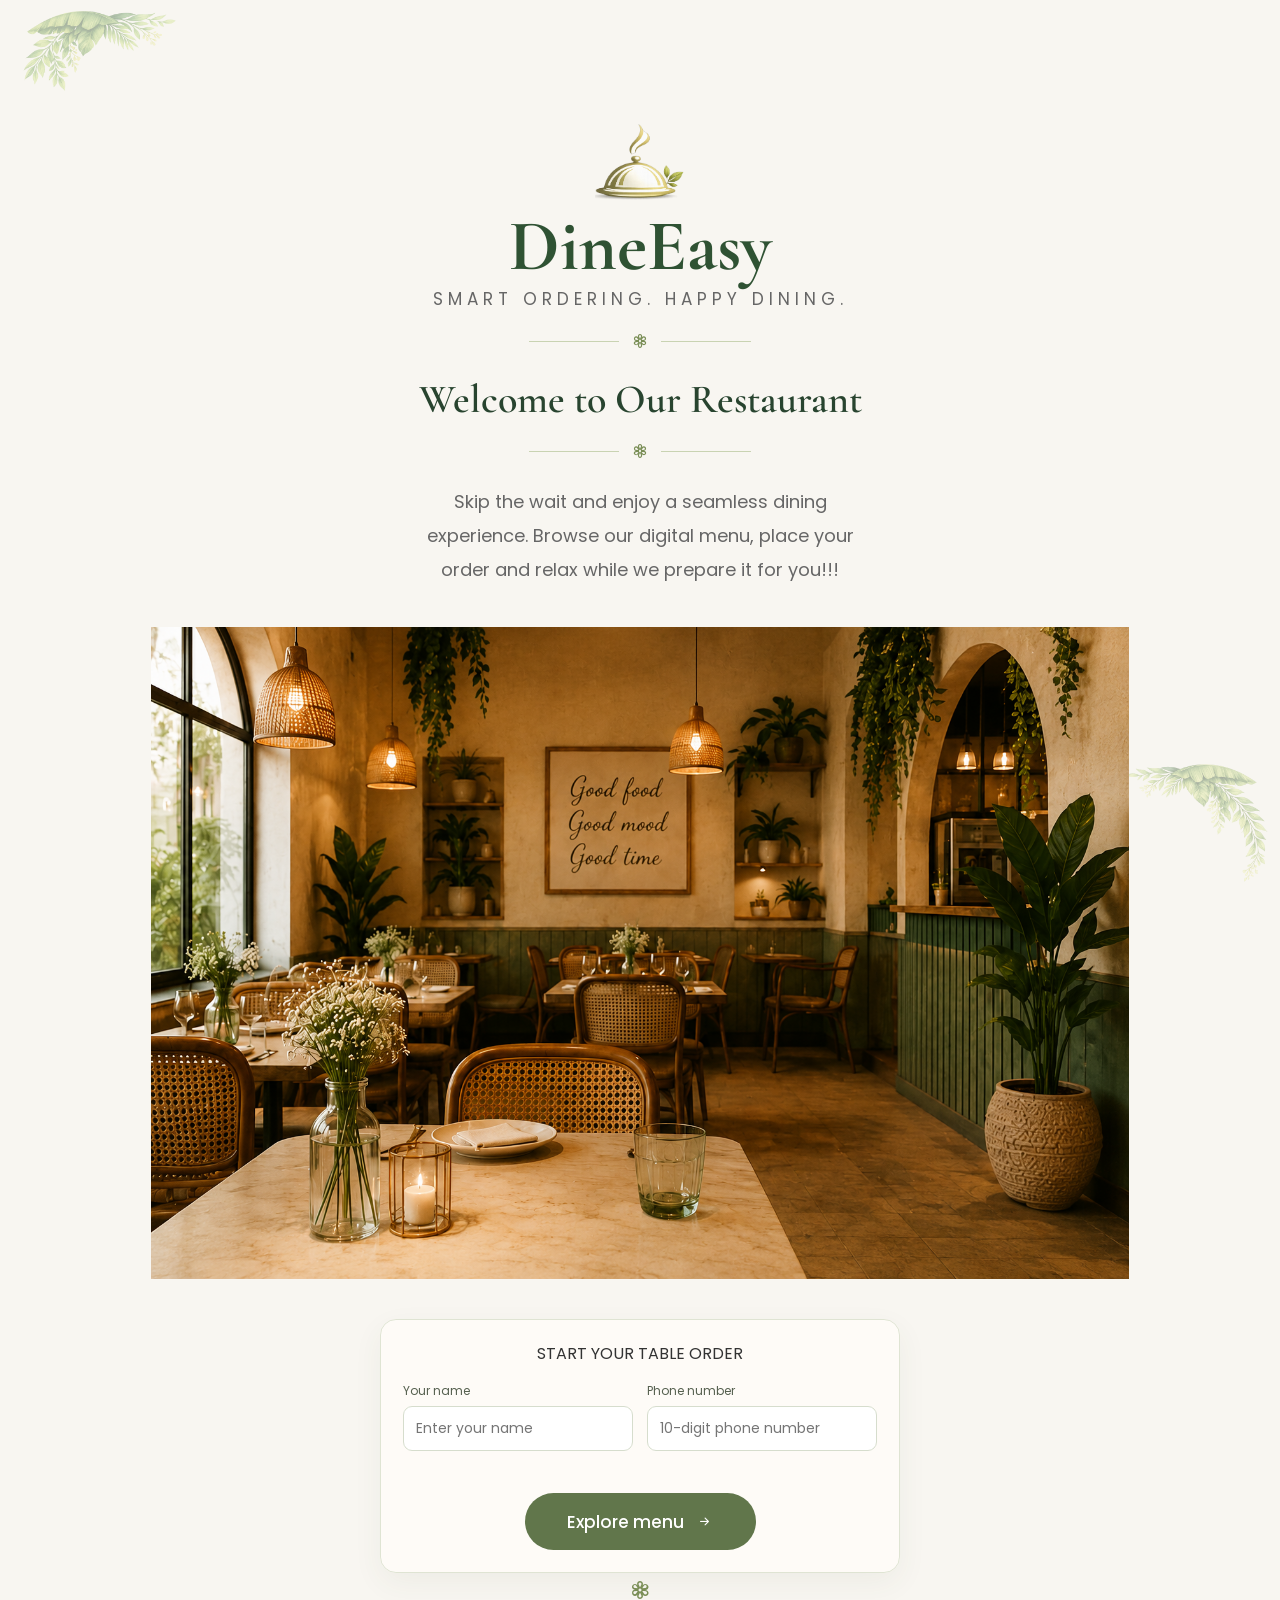
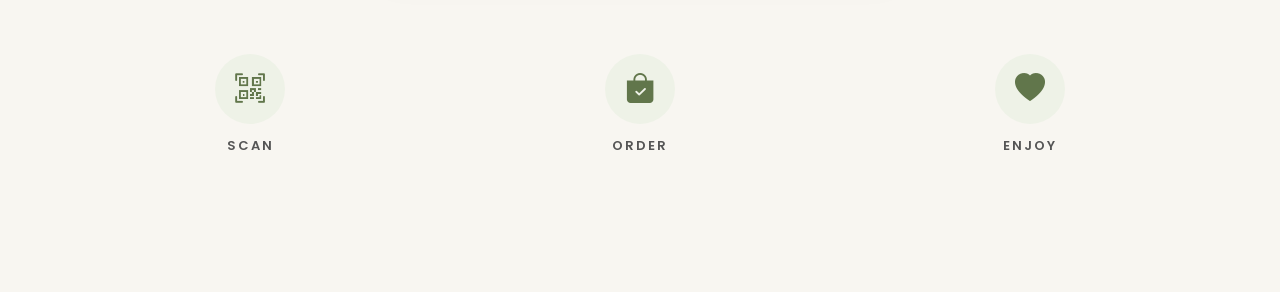
<file: DINE EASY/index.html>
<!DOCTYPE html>
<html lang="en">

<head>
    <meta charset="UTF-8">
    <meta name="viewport" content="width=device-width, initial-scale=1.0">

    <title>DineEasy | Smart Ordering</title>

    <!-- Bootstrap -->
    <link href="https://cdn.jsdelivr.net/npm/bootstrap@5.3.3/dist/css/bootstrap.min.css" rel="stylesheet">

    <!-- Bootstrap Icons -->
    <link rel="stylesheet"
        href="https://cdn.jsdelivr.net/npm/bootstrap-icons@1.11.3/font/bootstrap-icons.min.css">

    <!-- Google Fonts -->
    <link
        href="https://fonts.googleapis.com/css2?family=Cormorant+Garamond:wght@500;600;700&family=Poppins:wght@300;400;500&display=swap"
        rel="stylesheet">

    <!-- CSS -->
    <link rel="stylesheet" href="CSS/style.css">

</head>

<body>

    <!-- Decorative Leaves -->

    <img src="Images/leaf-top.png" class="leaf-top" alt="">
    <img src="Images/leaf-bottom.png" class="leaf-bottom" alt="">


    <section class="welcome-section">

                    <div class="welcome-card">

                        <!-- Premium Header -->

                        <div class="text-center">

                            <img src="Images/brand-logo.png"
                            alt="DineEasy Logo"
                            class="brand-logo">

                            <h1 class="brand">

                                DineEasy

                            </h1>

                            <p class="tagline">

                                SMART ORDERING. HAPPY DINING.

                            </p>

                            <div class="leaf-divider">

                                <span></span>

                                <i class="bi bi-flower3"></i>

                                <span></span>

                            </div>

                        </div>

                        <!-- Heading -->

                        <h2 class="text-center">

                            Welcome to Our Restaurant

                        </h2>

                        <div class="leaf-divider">

                            <span></span>

                            <i class="bi bi-flower3"></i>

                            <span></span>

                        </div>

                        <!-- Description -->

                        <p class="description text-center">

                            Skip the wait and enjoy a seamless dining experience.
                            Browse our digital menu, place your order 
                            and relax while we prepare it for you!!!

                        </p>

                        <!-- Restaurant Image -->

                        <div class="image-wrapper">

                            <img src="Images/restaurant.png"
                                class="img-fluid restaurant-img"
                                alt="Restaurant">

                        </div>

                        <form id="guestForm" class="guest-form" novalidate>
                            <p class="eyebrow">START YOUR TABLE ORDER</p>
                            <div><label for="guestName">Your name</label><input id="guestName" required autocomplete="name" placeholder="Enter your name"></div>
                            <div><label for="guestPhone">Phone number</label><input id="guestPhone" required inputmode="numeric" pattern="[0-9]{10}" maxlength="10" placeholder="10-digit phone number"></div>
                            <p id="guestError" class="guest-error" aria-live="polite"></p>
                            <button type="submit" class="start-btn">Explore menu <i class="bi bi-arrow-right-short"></i></button>
                        </form>

                                                <!-- Small Decorative Leaf -->

                        <div class="small-leaf">
                            <i class="bi bi-flower3"></i>
                        </div>

                        <!-- Button -->


                        <!-- Scan Order Enjoy -->

                        <div class="steps">

                            <div class="step">

                                <div class="step-icon">

                                    <i class="bi bi-qr-code-scan"></i>

                                </div>

                                <p>SCAN</p>


                            </div> <div class="step">

                                <div class="step-icon">

                                    <i class="bi bi-bag-check-fill"></i>

                                </div>

                                <p>ORDER</p>

                            </div>

                            <div class="step">

                                <div class="step-icon">

                                    <i class="bi bi-heart-fill"></i>

                                </div>

                                <p>ENJOY</p>

                            </div>

                        </div>

                    </div>

                </div>

            </div>

        </div>

    </section>

    <!-- Bootstrap JS -->

    <script src="https://cdn.jsdelivr.net/npm/bootstrap@5.3.3/dist/js/bootstrap.bundle.min.js"></script>

    <!-- JavaScript -->

    <script src="JS/script.js"></script>

</body>

</html>
</file>
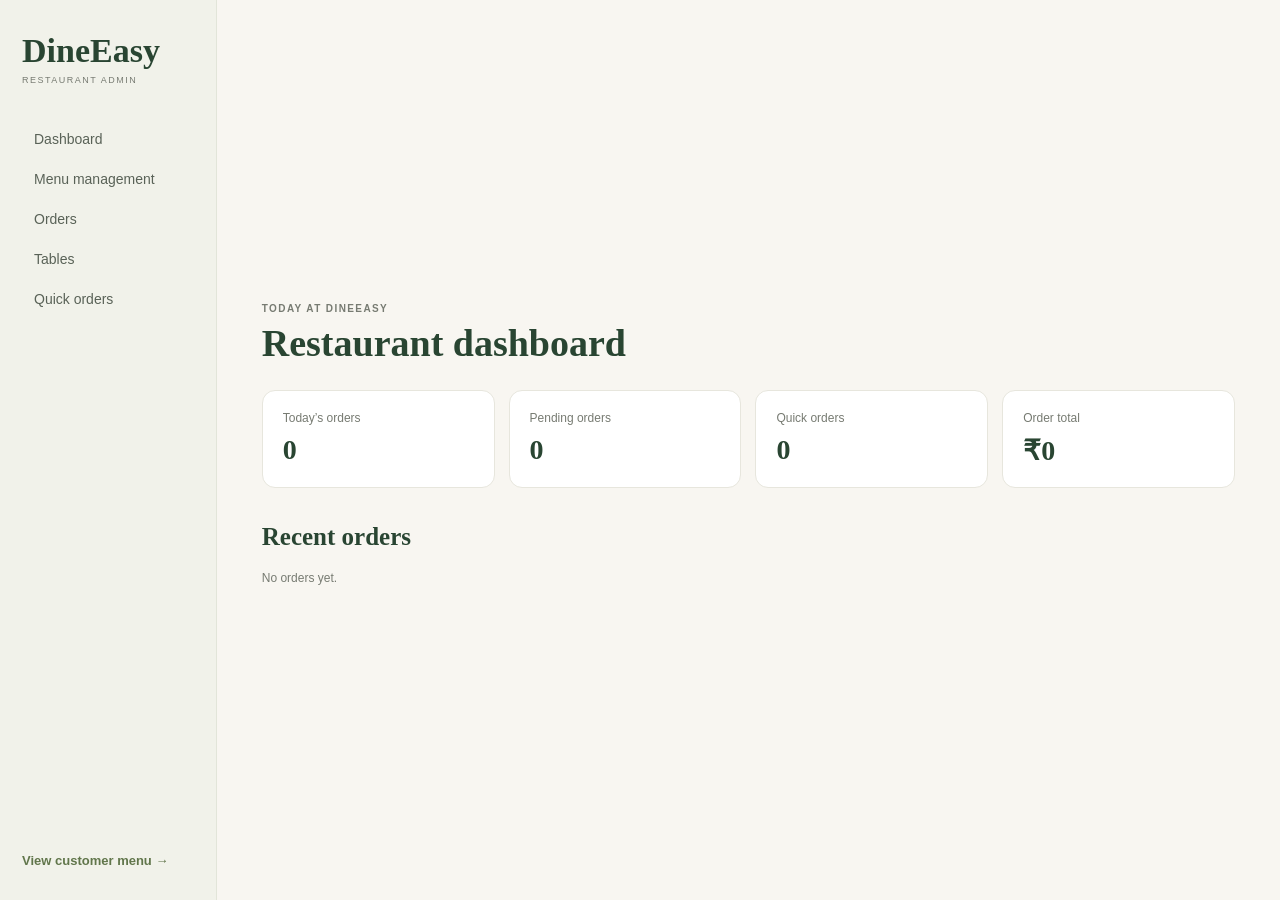
<file: DINE EASY/Admin.html>
<!doctype html>
<html lang="en">
  <head>
    <meta charset="utf-8" />
    <meta name="viewport" content="width=device-width,initial-scale=1" />
    <title>DineEasy | Admin</title>
    <link rel="stylesheet" href="CSS/order.css" />
  </head>
  <body>
    <div id="adminApp"></div>
    <script src="JS/order.js"></script>
  </body>
</html>
</file>
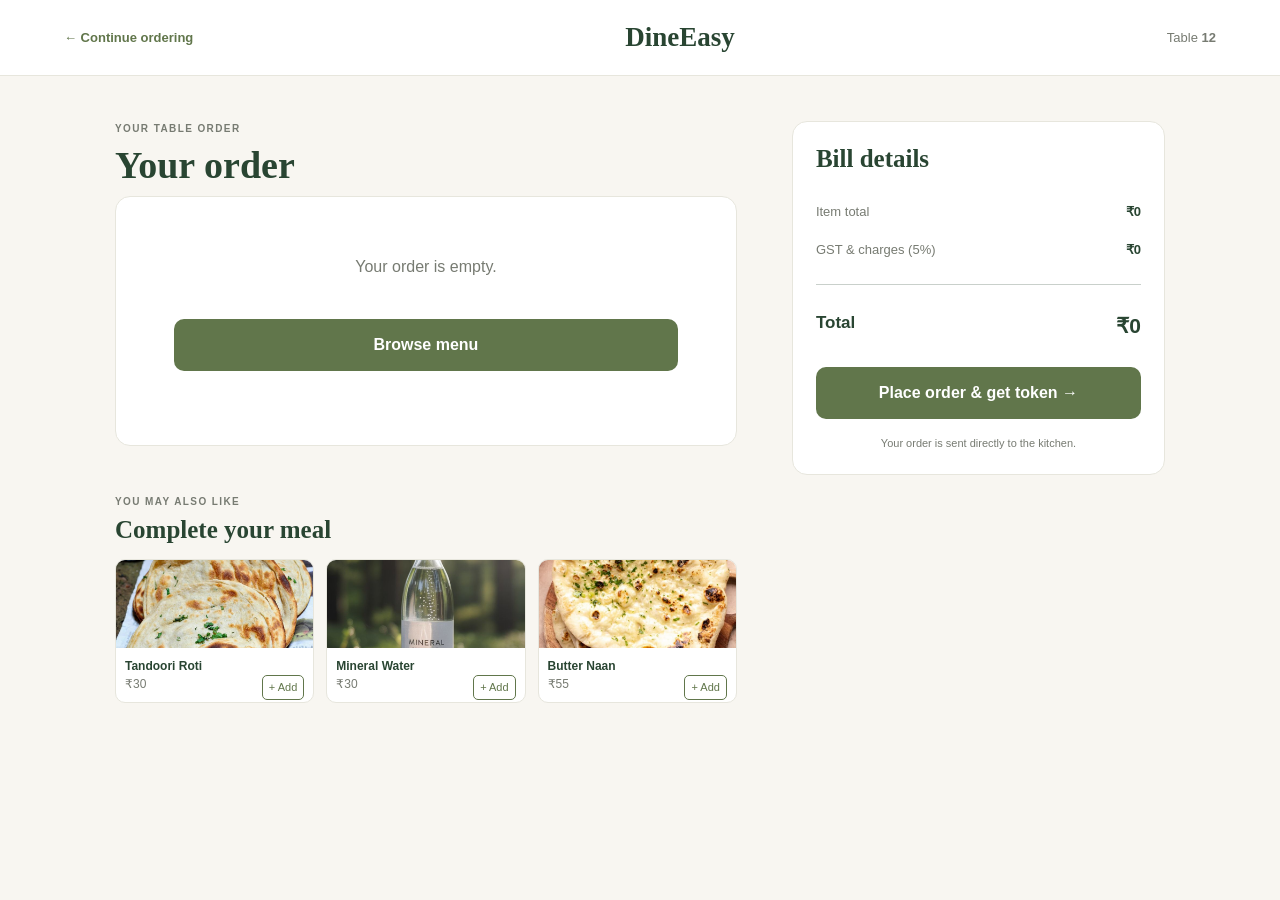
<file: DINE EASY/Cart.html>
<!doctype html>
<html lang="en">
  <head>
    <meta charset="utf-8" />
    <meta name="viewport" content="width=device-width,initial-scale=1" />
    <title>DineEasy | My Order</title>
    <link
      href="https://cdn.jsdelivr.net/npm/bootstrap@5.3.3/dist/css/bootstrap.min.css"
      rel="stylesheet"
    />
    <link
      rel="stylesheet"
      href="https://cdn.jsdelivr.net/npm/bootstrap-icons@1.11.3/font/bootstrap-icons.min.css"
    />
    <link rel="stylesheet" href="CSS/order.css" />
  </head>
  <body>
    <header class="simple-header">
      <a href="Menu.html">← Continue ordering</a><b>DineEasy</b
      ><span>Table <strong id="table">12</strong></span>
    </header>
    <main class="order-wrap">
      <div>
        <p class="eyebrow">YOUR TABLE ORDER</p>
        <h1>Your order</h1>
        <div id="cartList" class="order-surface"></div>
        <section>
          <p class="eyebrow mt-5">YOU MAY ALSO LIKE</p>
          <h2>Complete your meal</h2>
          <div id="recommendations" class="recommend-grid"></div>
        </section>
      </div>
      <aside class="bill">
        <h3>Bill details</h3>
        <div><span>Item total</span><b id="sub">₹0</b></div>
        <div><span>GST & charges (5%)</span><b id="tax">₹0</b></div>
        <hr />
        <strong><span>Total</span><b id="total">₹0</b></strong
        ><button id="placeOrder" class="pay-btn">
          Place order & get token →</button
        ><small>Your order is sent directly to the kitchen.</small>
      </aside>
    </main>
    <script src="JS/order.js"></script>
    <script src="JS/order-session.js"></script>
  </body>
</html>
</file>
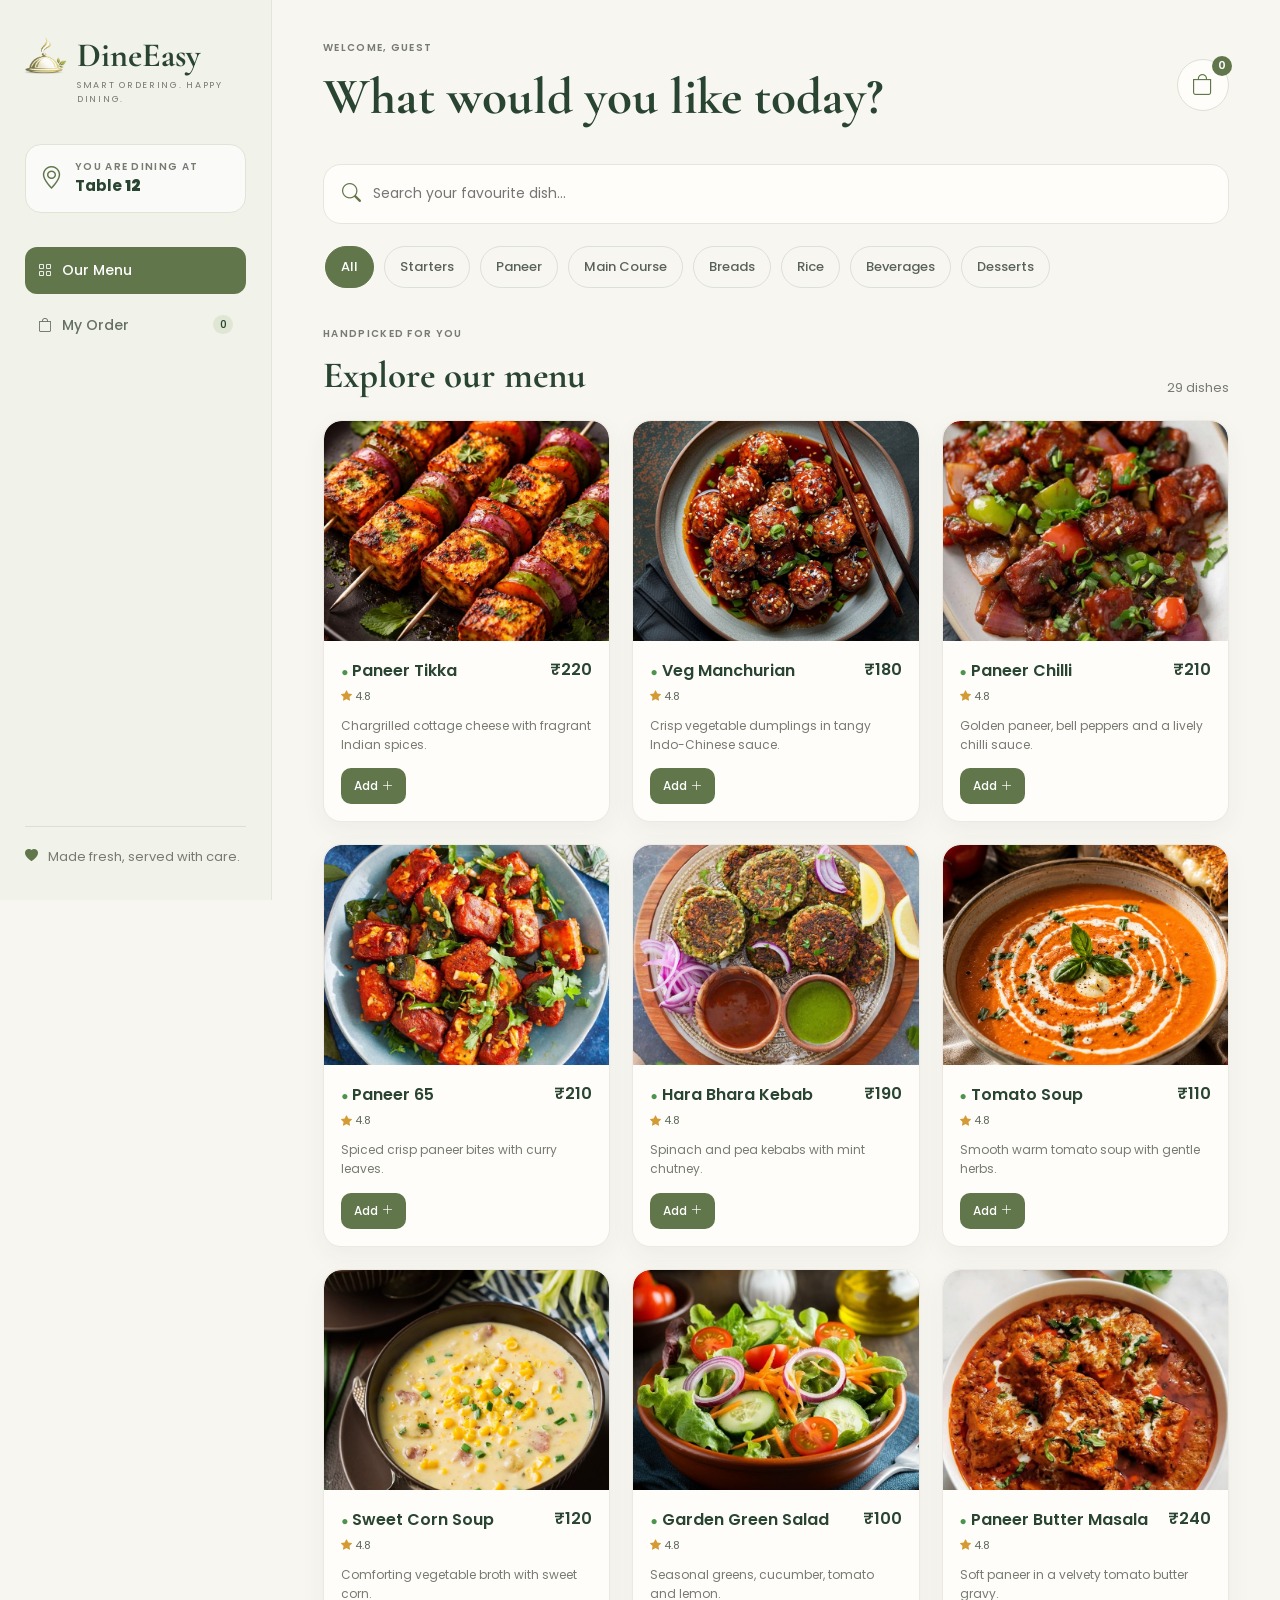
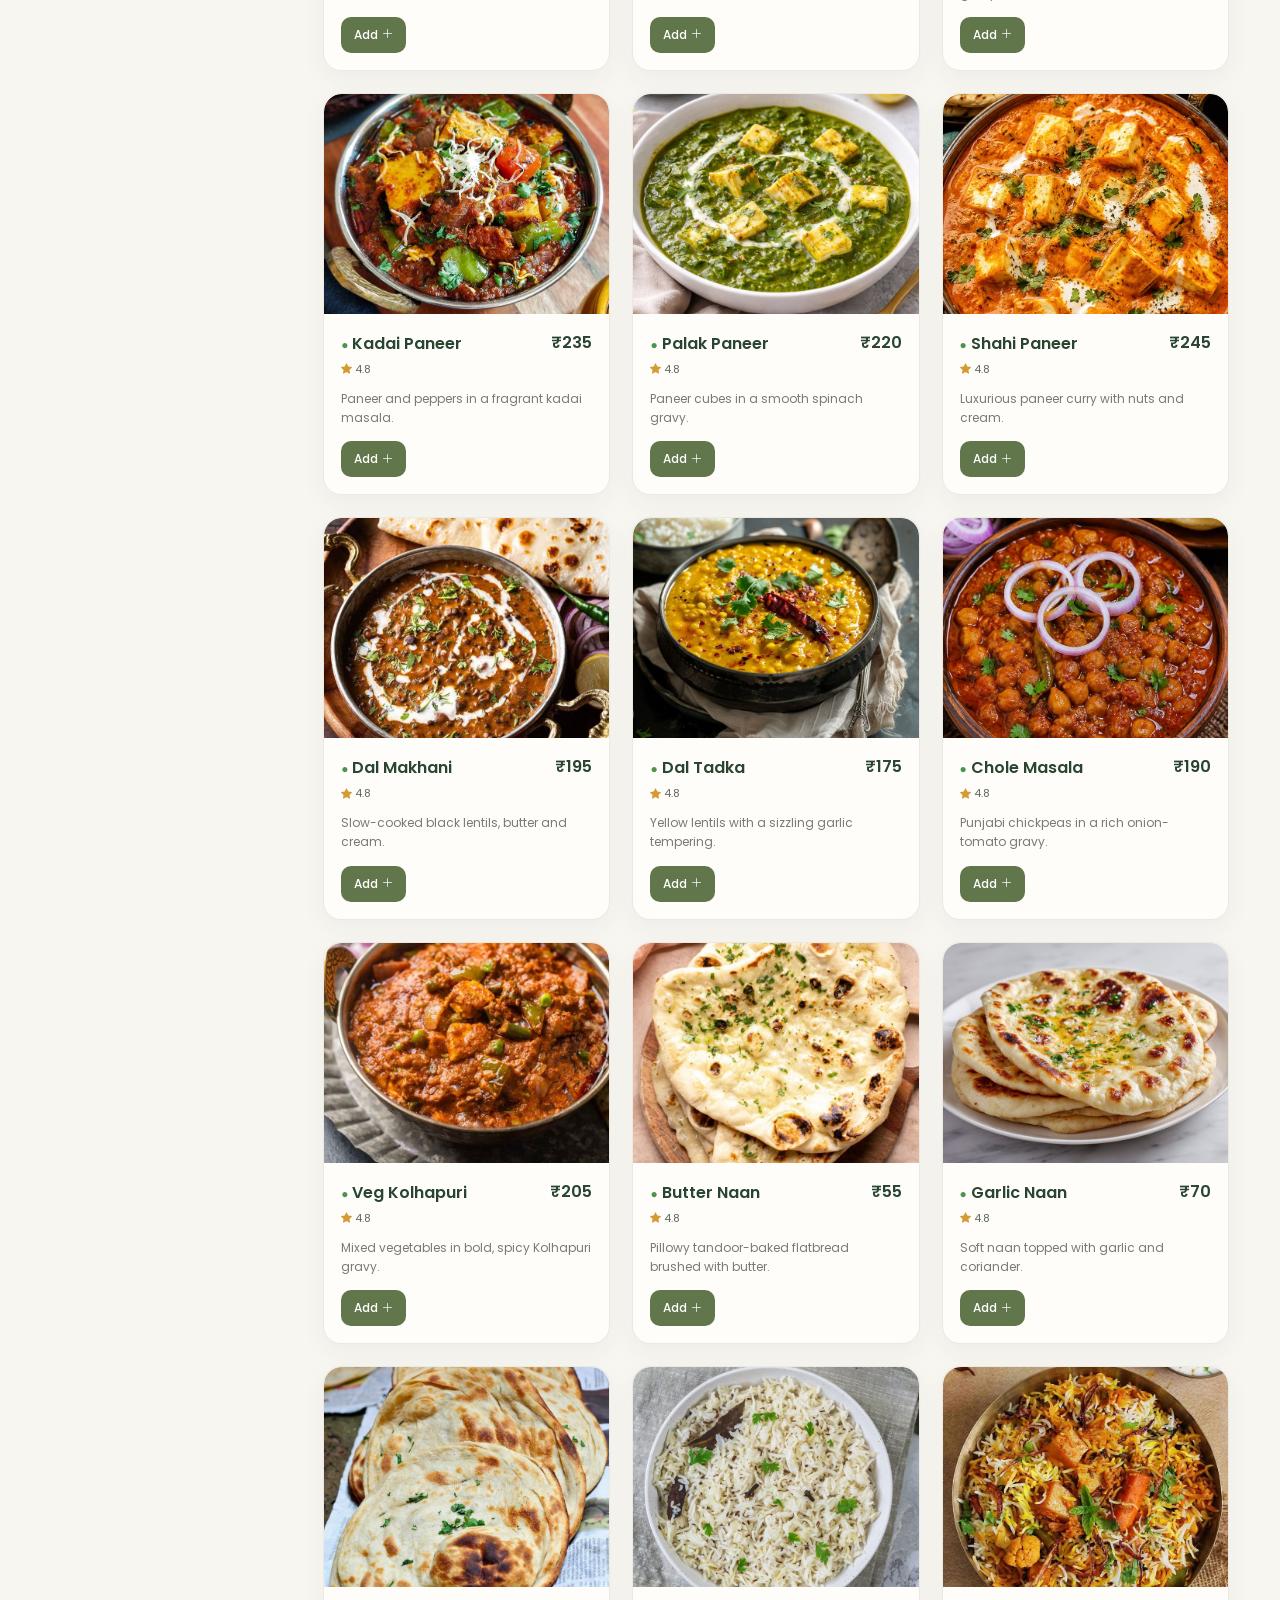
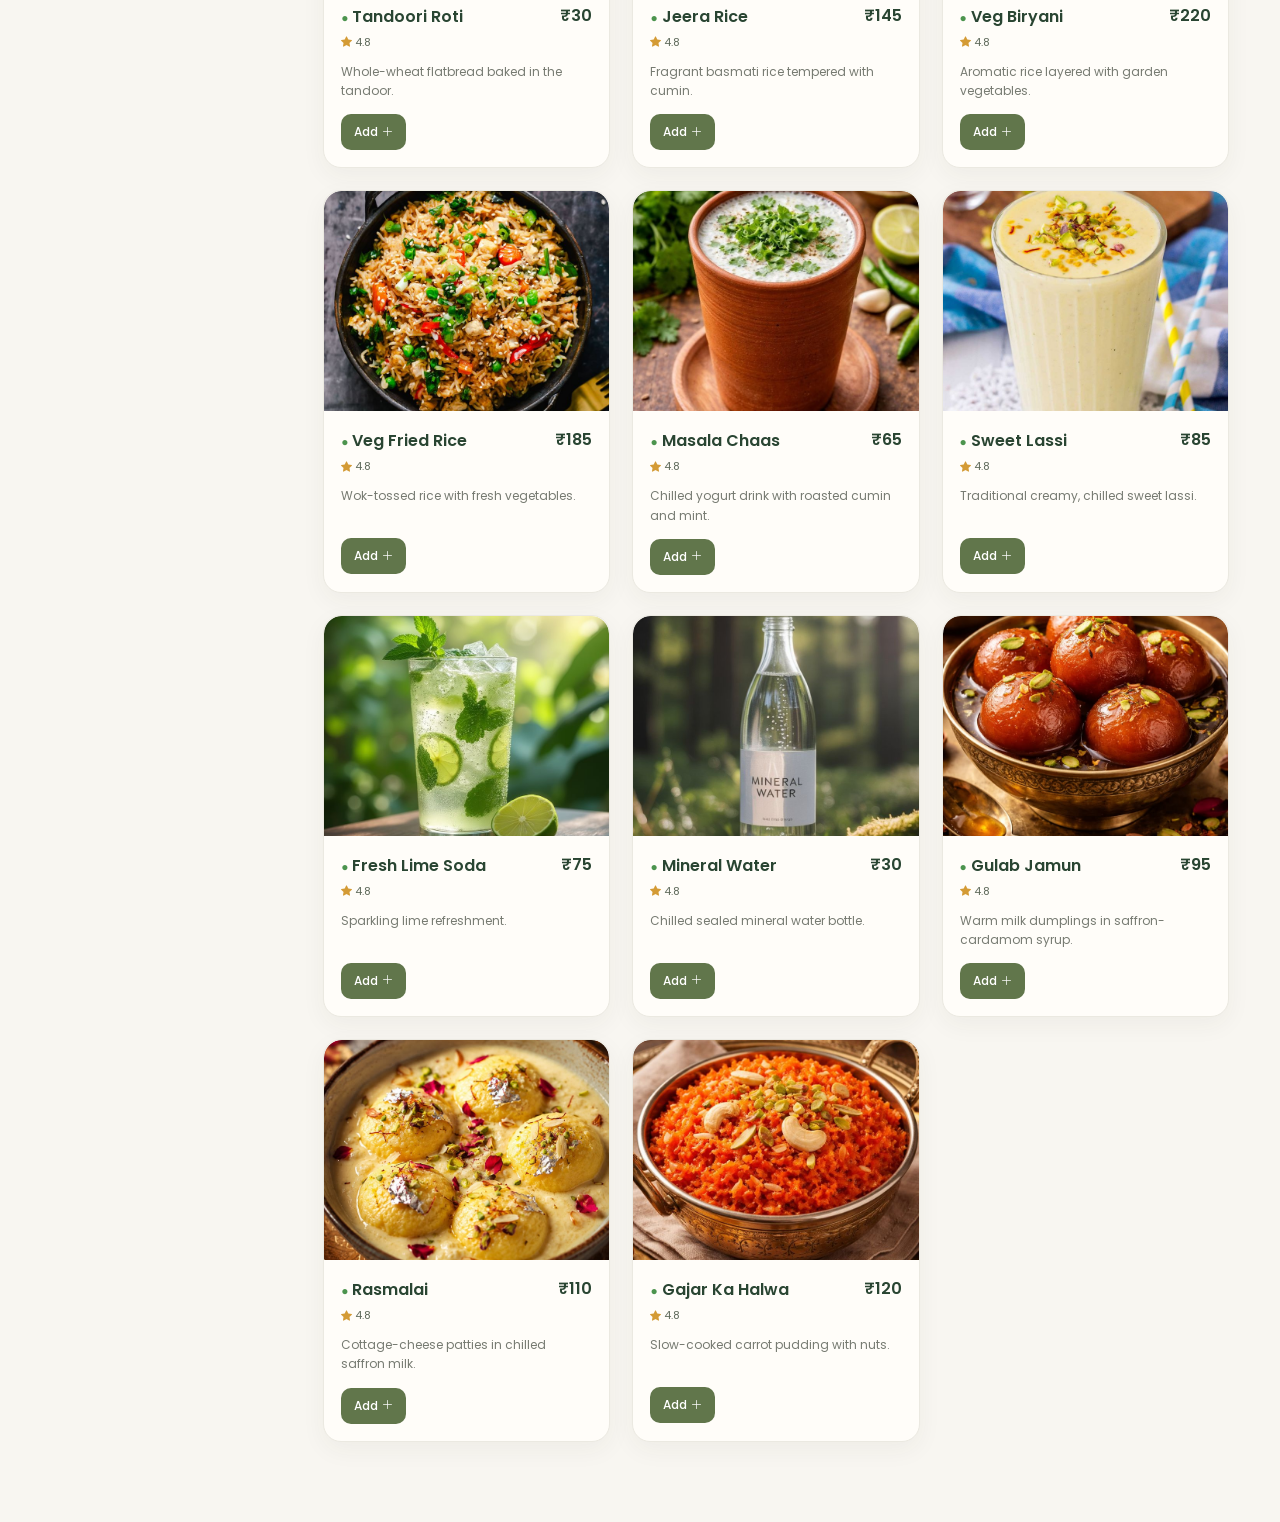
<file: DINE EASY/Menu.html>
<!doctype html>
<html lang="en">
  <head>
    <meta charset="utf-8" />
    <meta name="viewport" content="width=device-width,initial-scale=1" />
    <title>DineEasy | Menu</title>
    <link
      href="https://cdn.jsdelivr.net/npm/bootstrap@5.3.3/dist/css/bootstrap.min.css"
      rel="stylesheet"
    />
    <link
      rel="stylesheet"
      href="https://cdn.jsdelivr.net/npm/bootstrap-icons@1.11.3/font/bootstrap-icons.min.css"
    />
    <link
      href="https://fonts.googleapis.com/css2?family=Cormorant+Garamond:wght@600;700&family=Poppins:wght@400;500;600&display=swap"
      rel="stylesheet"
    />
    <link rel="stylesheet" href="CSS/menu.css" />
  </head>
  <body>
    <div class="app-shell">
      <aside class="brand-panel">
        <a class="brand-link" href="index.html"
          ><img
            src="Images/brand-logo.png"
            alt="DineEasy"
            class="brand-mark"
          /><span>DineEasy</span></a
        >
        <p class="brand-tagline">SMART ORDERING. HAPPY DINING.</p>
        <div class="table-card">
          <i class="bi bi-geo-alt"></i>
          <div>
            <small>YOU ARE DINING AT</small
            ><strong>Table <b id="tableNo">12</b></strong>
          </div>
        </div>
        <nav class="side-nav">
          <a class="active" href="Menu.html"
            ><i class="bi bi-grid"></i>Our Menu</a
          ><a href="Cart.html"
            ><i class="bi bi-bag"></i>My Order
            <span id="sideCartCount">0</span></a
          >
        </nav>
        <div class="sidebar-note">
          <i class="bi bi-heart-fill"></i>
          <p>Made fresh, served with care.</p>
        </div>
      </aside>
      <main class="menu-main">
        <header class="topbar">
          <div>
            <p class="eyebrow">WELCOME, GUEST</p>
            <h1>What would you like today?</h1>
          </div>
          <a class="cart-trigger" href="Cart.html"
            ><i class="bi bi-bag"></i><span id="topCartCount">0</span></a
          >
        </header>
        <section class="discover">
          <label class="search-box"
            ><i class="bi bi-search"></i
            ><input
              id="searchInput"
              type="search"
              placeholder="Search your favourite dish..."
          /></label>
          <div class="category-row" id="categoryFilters"></div>
        </section>
        <section class="menu-section">
          <div class="section-heading">
            <div>
              <p class="eyebrow">HANDPICKED FOR YOU</p>
              <h2 id="categoryTitle">Explore our menu</h2>
            </div>
            <span id="itemCount"></span>
          </div>
          <div class="food-grid" id="foodGrid"></div>
        </section>
      </main>
    </div>
    <aside id="menuQuick" class="menu-quick">
      <div class="quick-title">
        ⚡ Quick Order <button id="quickMenuToggle">+</button>
      </div>
      <p>Fast extras for your table.</p>
      <div id="menuQuickPanel" class="menu-quick-panel"></div>
    </aside>
    <div class="modal fade" id="dishModal" tabindex="-1">
      <div class="modal-dialog modal-dialog-centered">
        <div class="modal-content dish-modal">
          <button class="btn-close ms-auto m-3" data-bs-dismiss="modal"></button
          ><img id="modalImage" alt="" />
          <div class="p-4 pt-2">
            <span class="veg-text"
              ><i class="bi bi-record-circle"></i> Pure veg</span
            >
            <h3 id="modalTitle"></h3>
            <p id="modalDescription"></p>
            <div class="d-flex justify-content-between align-items-center">
              <strong id="modalPrice"></strong
              ><button id="modalAdd" class="add-button">
                Add to order <i class="bi bi-plus-lg"></i>
              </button>
            </div>
          </div>
        </div>
      </div>
    </div>
    <script src="https://cdn.jsdelivr.net/npm/bootstrap@5.3.3/dist/js/bootstrap.bundle.min.js"></script>
    <script src="JS/menu.js"></script>
    <script src="JS/quick-visibility.js"></script>
  </body>
</html>
</file>
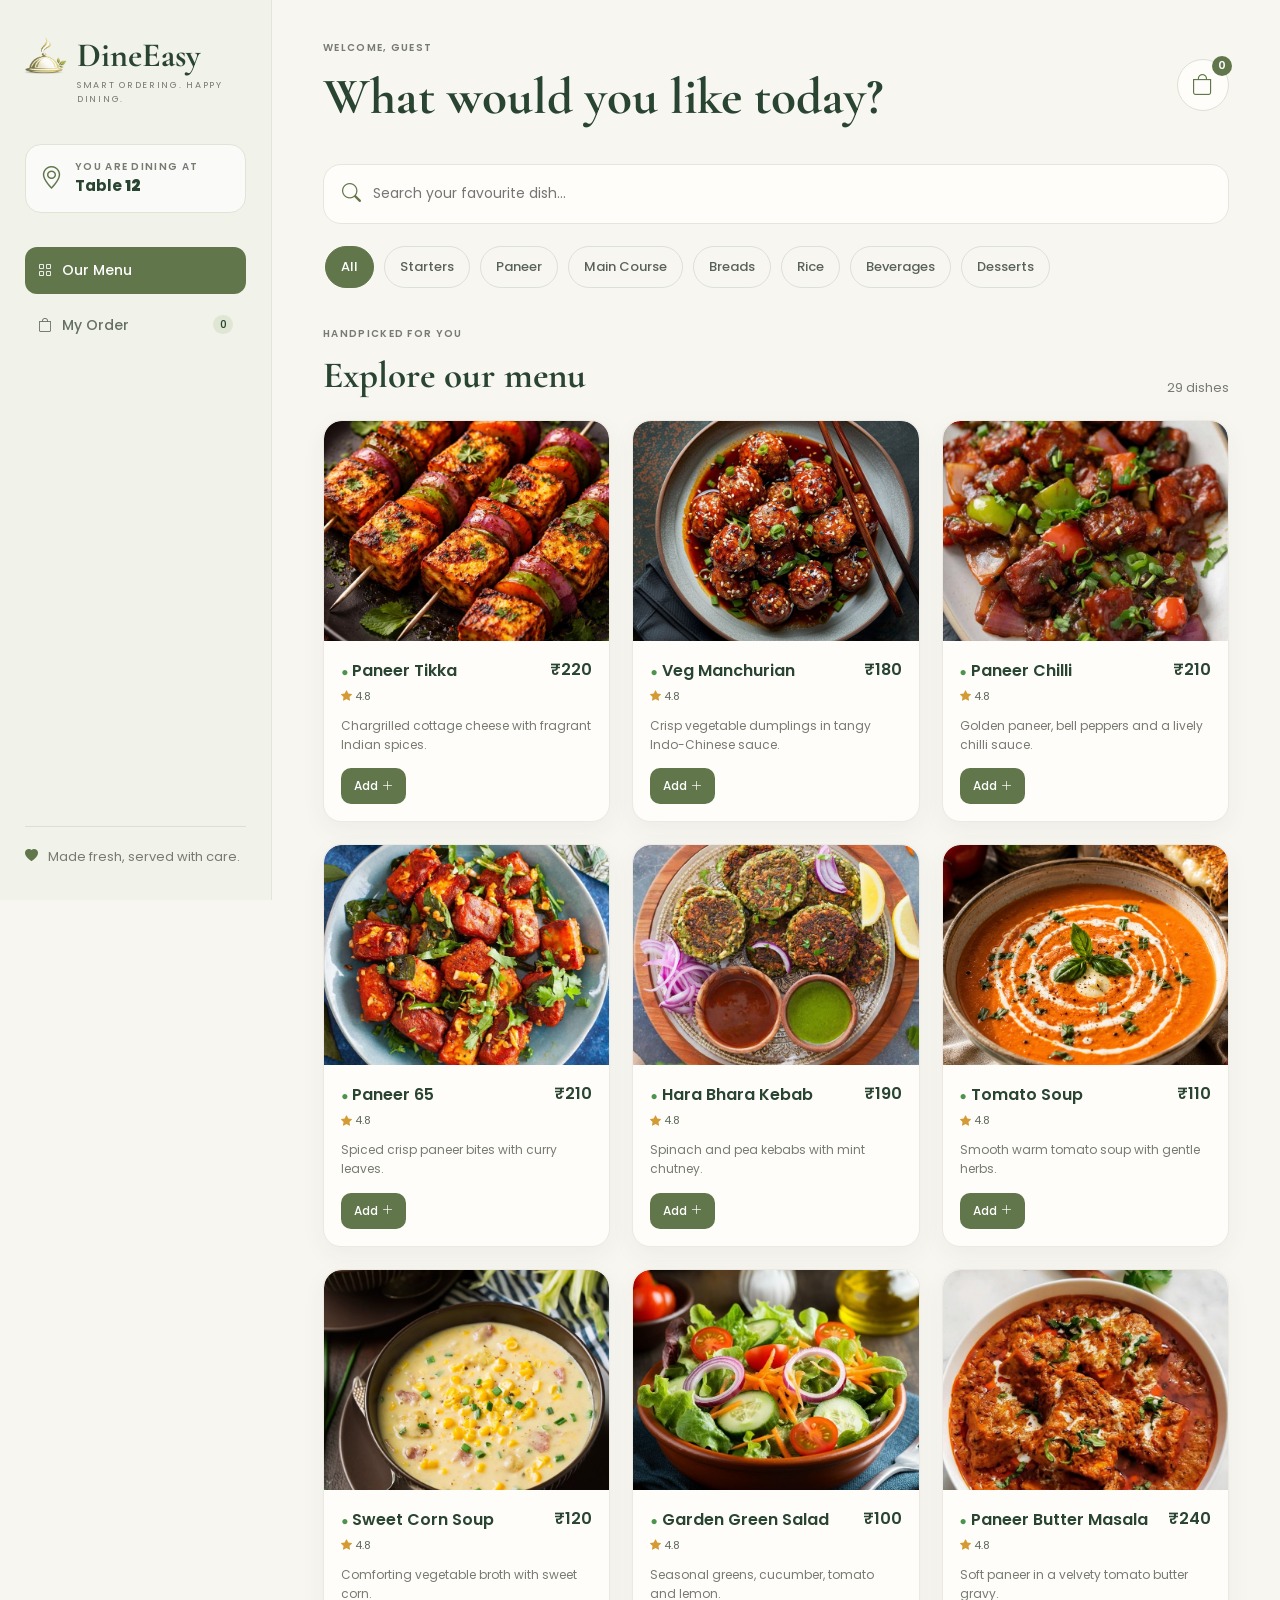
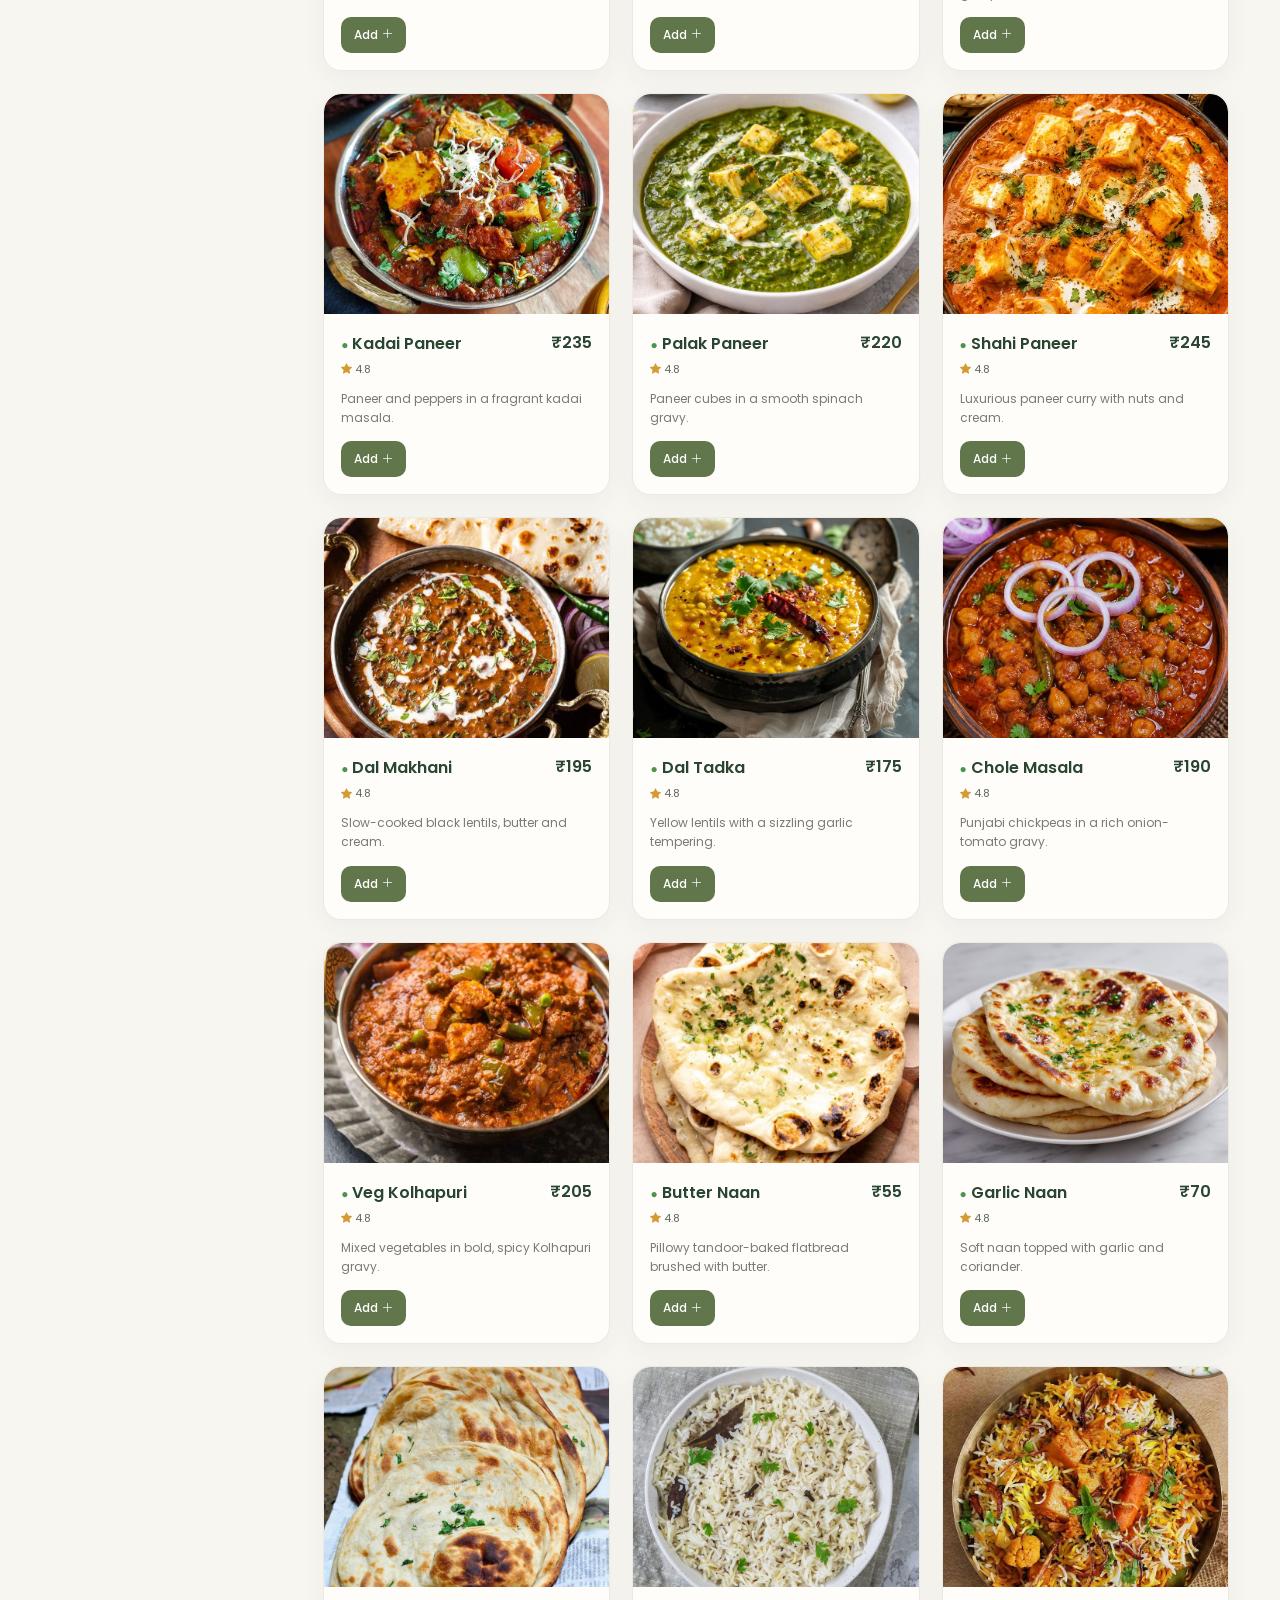
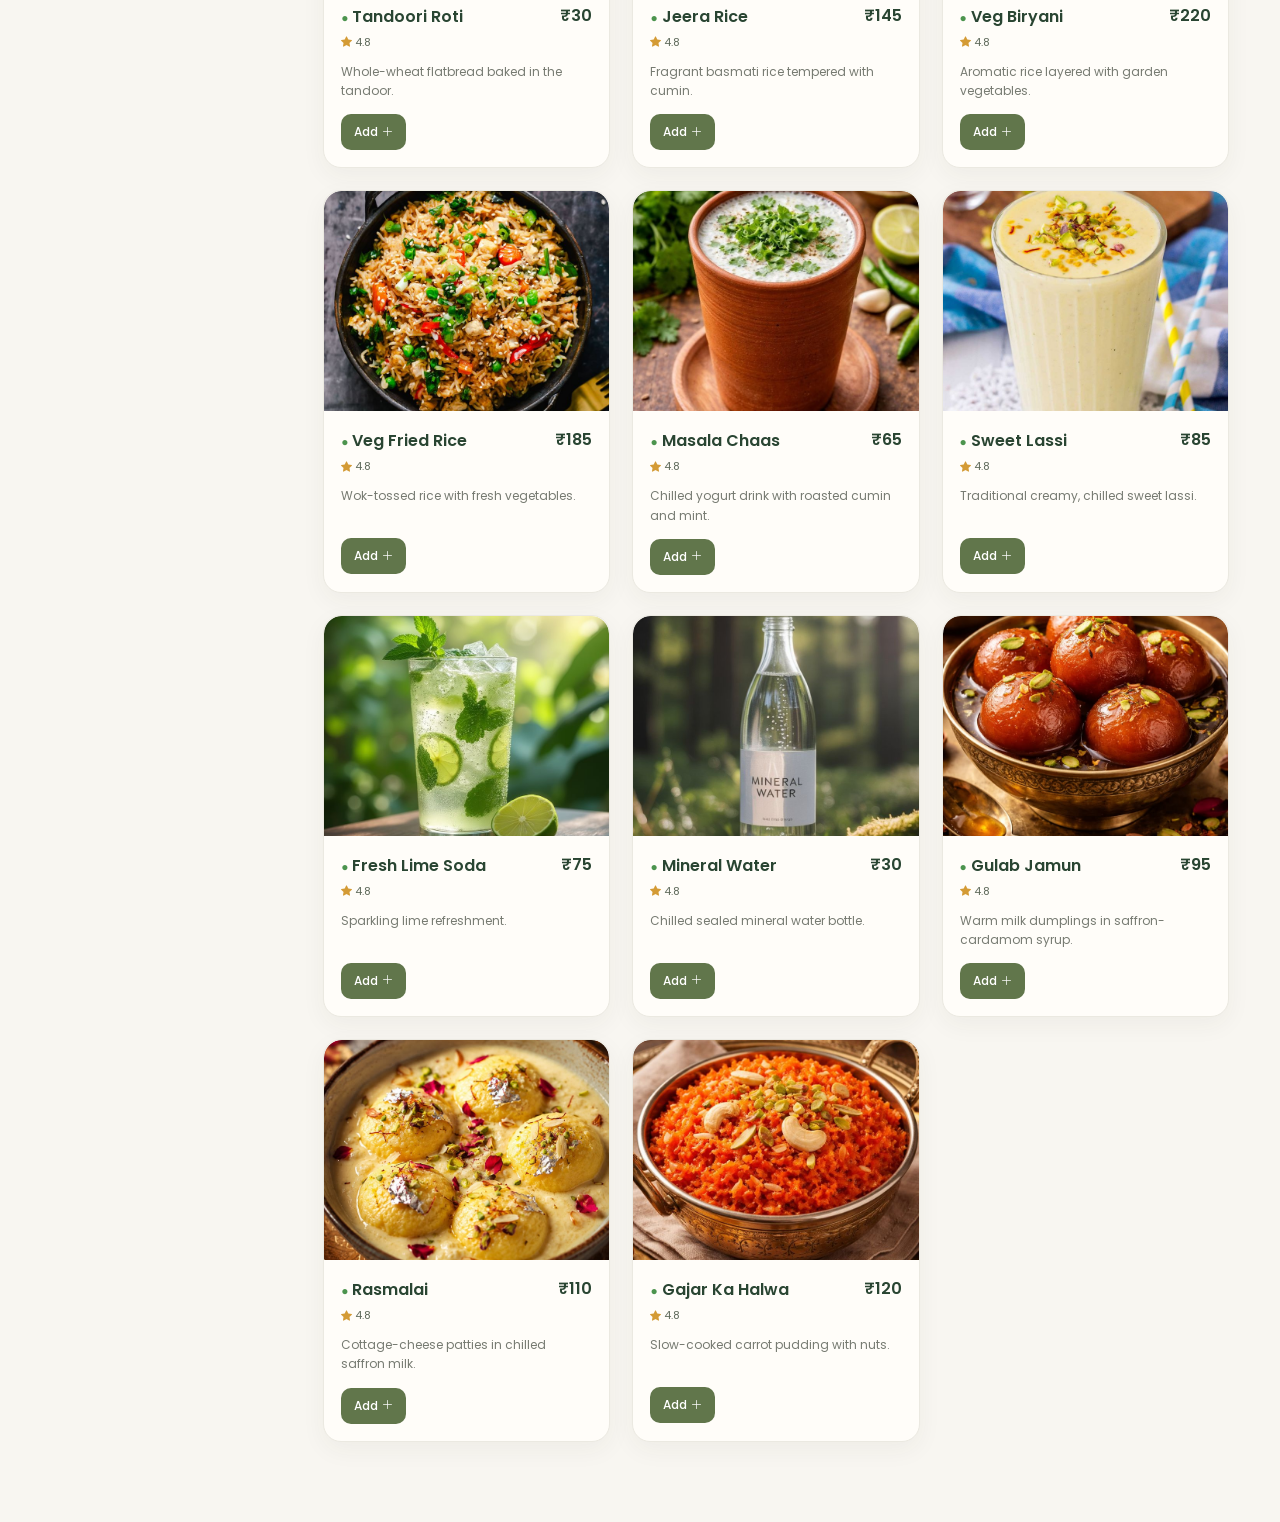
<file: DINE EASY/Token.html>
<!doctype html>
<html lang="en">
  <head>
    <meta charset="utf-8" />
    <meta name="viewport" content="width=device-width,initial-scale=1" />
    <title>DineEasy | Order confirmed</title>
    <link rel="stylesheet" href="CSS/order.css" />
  </head>
  <body>
    <header class="simple-header">
      <a href="Menu.html">DineEasy</a><span>Table <b id="table">12</b></span>
    </header>
    <main class="confirm">
      <div class="success">✓</div>
      <p class="eyebrow">ORDER CONFIRMED</p>
      <h1>We’re preparing your food!</h1>
      <p class="muted">Your order has been sent directly to the kitchen.</p>
      <section class="token">
        <small>YOUR TOKEN NUMBER</small><strong id="token">#DE-000</strong>
        <div>
          🍴 Table <b id="tokenTable">12</b><span id="orderTime">Just now</span>
        </div>
      </section>
      <section class="tracking">
        <p class="eyebrow">LIVE ORDER TRACKING</p>
        <h2>Your order status <em>● Live</em></h2>
        <div class="step done">
          <i>✓</i
          ><b
            >Order Received<small id="receivedTime"
              >Your order has reached our kitchen</small
            ></b
          >
        </div>
        <div class="step current">
          <i>2</i><b>Preparing<small>Our chefs will start shortly</small></b>
        </div>
        <div class="step">
          <i>3</i><b>Ready<small>We’ll bring it to your table</small></b>
        </div>
        <p class="eta">Estimated serving time: <b>15–20 minutes</b></p>
      </section>
      <section class="finish-order">
        <p class="eyebrow">READY TO FINISH?</p>
        <h2>Complete your table order</h2>
        <p class="muted">
          We’ll notify the restaurant that your order is complete and the bill
          can be sent.
        </p>
        <button id="finishOrder" class="pay-btn">
          Complete final order & request bill
        </button>
        <p id="finishMessage" class="quick-confirmation"></p>
      </section>
      <a id="orderMore" class="outline" href="Menu.html">Order something else</a>
    </main>
    <script src="JS/order.js"></script>
  </body>
</html>
</file>
<file: DINE EASY/CSS/style.css>
/* ==========================
   GOOGLE FONTS
========================== */

@import url('https://fonts.googleapis.com/css2?family=Poppins:wght@300;400;500;600&family=Cormorant+Garamond:wght@500;600;700&display=swap');

/* ==========================
   RESET
========================== */

*{
    margin:0;
    padding:0;
    box-sizing:border-box;
}

html{
    scroll-behavior:smooth;
}

body{

    font-family:'Poppins',sans-serif;
    background:#F8F6F1;
    color:#333;
    overflow-x:hidden;
    position:relative;

}

/* ==========================
   DECORATIVE LEAVES
========================== */

.leaf-top{

    position:fixed;
    top:0;
    left:0;
    width:220px;
    opacity:.35;
    z-index: -1;;

}

.leaf-bottom{

    position:fixed;
    right:0;
    bottom:0;
    width:220px;
    opacity:.35;
    z-index:-1;

}

/* ==========================
   MAIN SECTION
========================== */

.welcome-section{

    min-height:100vh;

    display:flex;
    justify-content:center;
    align-items:center;

    padding:80px 40px;

}

/* ==========================
   MAIN CARD
========================== */

.welcome-card
{
    width:100%;
    max-width: 1200px;

    margin: auto;

    background: transparent;

    box-shadow: none;

    border-radius: 0;

    padding: 40px 25px;
}

/* ==========================
   BRAND LOGO
========================== */

.brand-logo{

    width:90px;

    height:auto;

    display:block;

    margin:0 auto 5px;

}

/* ==========================
   BRAND NAME
========================== */

.brand{

    font-family:'Cormorant Garamond',serif;

    font-size:72px;

    color:#2F5233;

    font-weight:700;

    text-align: center;

    margin: 10px 0 5px;

    line-height: 1;

}

/* ==========================
   TAGLINE
========================== */

.tagline{

    font-size:17px;

    letter-spacing:5px;

    color:#666;

    margin-bottom:10px;

}

/* ==========================
   LEAF DIVIDER
========================== */

.leaf-divider{

    display:flex;

    justify-content:center;

    align-items:center;

    gap:12px;

    margin:15px 0 20px;

}

.leaf-divider span{

    width:90px;

    height:1px;

    background:#C9D3B2;

}

.leaf-divider i{

    color:#7A8E56;

    font-size:18px;

}

/* ==========================
   HEADING
========================== */

h2{

    font-family:'Cormorant Garamond',serif;

    font-size:40px;

    color:#28442F;

    font-weight:600;

    margin-bottom:15px;

}

/* ==========================
   DESCRIPTION
========================== */

.description{

    max-width:430px;

    margin:auto;

    font-size:18px;

    line-height:1.9;

    color:#666;

    text-align:center;

    margin-bottom:35px;

}

/* ==========================
   RESTAURANT IMAGE
========================== */

.image-wrapper{
    display:flex;
    justify-content:center;
    align-items:center;
    margin:40px 0;
}

.restaurant-img {

  position: relative;
  width: 85%;
  margin: 0 auto;
}

.-image-container img {
  width: 100%;
  border-radius: 12px;
  
  /* This creates the watercolor bleed effect */
  -webkit-mask-image: 
    radial-gradient(ellipse 90% 85% at 50% 50%, 
      black 40%, 
      transparent 75%);
  mask-image: 
    radial-gradient(ellipse 90% 85% at 50% 50%, 
      black 40%, 
      transparent 75%);
}

/* ==========================
   SMALL LEAF
========================== */

.small-leaf{

    text-align:center;
    margin-bottom:20px;

}

.small-leaf i{

    font-size:24px;
    color:#7A8E56;

}

/* ==========================
   GET STARTED BUTTON
========================== */

.start-btn{

    background:#61764B;
    color:#fff;

    border:none;

    padding:15px 42px;

    border-radius:40px;

    font-size:17px;

    font-weight:500;

    transition:.35s ease;

    cursor:pointer;

}

.start-btn i{

    margin-left:8px;
    font-size:18px;

}

.start-btn:hover{

    background:#4F603E;

    transform:translateY(-3px);

    box-shadow:0 12px 24px rgba(97,118,75,.30);

}

/* ==========================
   SCAN • ORDER • ENJOY
========================== */

.steps{

    display:flex;

    justify-content:space-between;

    align-items:center;

    margin-top:45px;

    gap:20px;

    flex-wrap:wrap;

}

.step{

    flex:1;

    min-width:120px;

    text-align:center;

}

.step-icon{

    width:70px;
    height:70px;

    margin:auto;

    border-radius:50%;

    background:#EEF2E7;

    display:flex;

    justify-content:center;

    align-items:center;

    transition:.3s ease;

}

.step-icon i{

    font-size:30px;

    color:#61764B;

}

.step:hover .step-icon{

    transform:translateY(-6px);

    background:#DCE8CD;

}

.step p{

    margin-top:12px;

    letter-spacing:2px;

    font-size:13px;

    color:#555;

    font-weight:600;

}

/* ==========================
   TABLET
========================== */

@media (max-width:992px){

    .welcome-card{

        padding:35px;

    }

    .brand{

        font-size:48px;

    }

    h2{

        font-size:34px;

    }

    .description{

        font-size:16px;

    }

    .leaf-top,
    .leaf-bottom{

        width:130px;

    }

}

/* ==========================
   MOBILE
========================== */

@media (max-width:768px){

    .brand{

        font-size:42px;

    }

    h2{

        font-size:30px;

    }

    .description{

        font-size:15px;

        max-width:320px;

    }

    .restaurant-img{

        width:100%;

    }

    .steps{

        flex-direction:column;

        gap:30px;

    }

    .start-btn{

        width:100%;

    }

    .leaf-top{

        width:110px;

    }

    .leaf-bottom{

        width:110px;

    }

}

/* ==========================
   SMALL MOBILE
========================== */

@media (max-width:480px){

    .brand{

        font-size:34px;

    }

    h2{

        font-size:24px;

    }

    .description{

        font-size:14px;

    }

    .start-btn{

        width:100%;

        padding:14px;

        font-size:16px;

    }

}
.guest-form{max-width:520px;margin:25px auto 0;background:#fffdf9cc;border:1px solid #dfe4d3;border-radius:16px;padding:22px;text-align:left;box-shadow:0 10px 30px rgba(67,83,53,.06)}.guest-form .eyebrow{text-align:center}.guest-form div{display:inline-block;width:calc(50% - 7px);vertical-align:top}.guest-form div+div{margin-left:10px}.guest-form label{display:block;font-size:12px;color:#56604f;margin:0 0 6px}.guest-form input{width:100%;border:1px solid #d6ddcd;border-radius:9px;padding:11px 12px;background:#fff;font:14px Poppins,sans-serif;outline-color:#61764B}.guest-form .start-btn{display:block;margin:16px auto 0}.guest-error{font-size:12px;color:#a34848;text-align:center;margin:10px 0 0;min-height:16px}@media(max-width:500px){.guest-form div{display:block;width:100%}.guest-form div+div{margin:12px 0 0}}
</file>
<file: DINE EASY/CSS/order.css>
:root {
  --cream: #f8f6f1;
  --paper: #fffdf9;
  --ink: #294532;
  --sage: #61764b;
  --light: #eef2e7;
  --line: #e7e6dd;
  --muted: #777b72;
}
* {
  box-sizing: border-box;
}
body {
  margin: 0;
  background: var(--cream);
  color: var(--ink);
  font-family: Arial, sans-serif;
}
.simple-header {
  height: 76px;
  background: #fff;
  border-bottom: 1px solid var(--line);
  padding: 0 max(5vw, 25px);
  display: flex;
  align-items: center;
  justify-content: space-between;
  font-size: 13px;
}
.simple-header a {
  color: var(--sage);
  font-weight: bold;
  text-decoration: none;
}
.simple-header > b {
  font-family: Georgia, serif;
  font-size: 27px;
}
.simple-header span {
  color: var(--muted);
}
.order-wrap {
  max-width: 1100px;
  margin: 45px auto;
  padding: 0 25px;
  display: grid;
  grid-template-columns: 1.25fr 0.75fr;
  gap: 55px;
}
.eyebrow {
  font-size: 10px;
  letter-spacing: 1.4px;
  color: var(--muted);
  font-weight: bold;
  margin: 0 0 7px;
}
.order-wrap h1,
.confirm h1 {
  font:
    700 38px Georgia,
    serif;
  margin: 0 0 9px;
}
.order-wrap h2,
.tracking h2 {
  font:
    700 25px Georgia,
    serif;
  margin: 0 0 15px;
}
.order-surface,
.bill,
.tracking {
  background: #fff;
  border: 1px solid var(--line);
  border-radius: 15px;
  padding: 23px;
}
.cart-row {
  display: flex;
  align-items: center;
  gap: 14px;
  padding: 13px 0;
  border-bottom: 1px solid var(--line);
}
.cart-row:last-child {
  border: 0;
}
.cart-row img {
  width: 72px;
  height: 58px;
  border-radius: 9px;
  object-fit: cover;
}
.cart-row h4 {
  font-size: 15px;
  margin: 0 0 4px;
}
.cart-row small,
.muted {
  font-size: 12px;
  color: var(--muted);
}
.qty {
  margin-left: auto;
  border: 1px solid var(--line);
  border-radius: 7px;
  overflow: hidden;
  display: flex;
  align-items: center;
}
.qty button {
  border: 0;
  background: #f3f5ee;
  color: var(--sage);
  font-weight: bold;
  width: 27px;
  height: 27px;
}
.qty span {
  font-size: 13px;
  padding: 0 9px;
}
.remove {
  border: 0;
  background: transparent;
  color: #ae5454;
  font-size: 18px;
}
.bill {
  height: max-content;
  position: sticky;
  top: 20px;
}
.bill h3 {
  font:
    700 25px Georgia,
    serif;
  margin: 0 0 20px;
}
.bill > div,
.bill > strong {
  display: flex;
  justify-content: space-between;
  font-size: 13px;
  padding: 9px 0;
}
.bill > div span {
  color: var(--muted);
}
.bill > strong {
  font-size: 17px;
}
.bill > strong b {
  font-size: 21px;
}
.pay-btn {
  display: block;
  text-align: center;
  background: var(--sage);
  color: #fff;
  border: 0;
  border-radius: 10px;
  padding: 14px;
  text-decoration: none;
  font-weight: bold;
  width: 100%;
  margin: 16px 0;
  cursor: pointer;
}
.pay-btn:hover {
  background: #4d623b;
  color: white;
}
.bill small {
  color: var(--muted);
  display: block;
  text-align: center;
  font-size: 11px;
}
.recommend-grid {
  display: grid;
  grid-template-columns: repeat(3, 1fr);
  gap: 12px;
}
.rec {
  background: #fff;
  border: 1px solid var(--line);
  border-radius: 10px;
  overflow: hidden;
}
.rec img {
  width: 100%;
  height: 88px;
  object-fit: cover;
}
.rec div {
  padding: 9px;
  font-size: 12px;
}
.rec b {
  display: block;
}
.rec span {
  color: var(--muted);
}
.rec button {
  float: right;
  border: 1px solid var(--sage);
  background: #fff;
  color: var(--sage);
  font-size: 11px;
  border-radius: 5px;
  padding: 3px 6px;
}
.empty {
  text-align: center;
  padding: 35px;
  color: var(--muted);
}
.payment-wrap {
  grid-template-columns: 1fr 0.72fr;
}
.method {
  display: flex;
  align-items: center;
  gap: 14px;
  padding: 16px;
  border: 1px solid var(--line);
  border-radius: 11px;
  background: #fff;
  margin: 10px 0;
  cursor: pointer;
}
.method.active {
  border: 2px solid var(--sage);
  background: #f7faef;
}
.method input {
  display: none;
}
.method > span {
  background: var(--light);
  color: var(--sage);
  width: 32px;
  height: 32px;
  border-radius: 8px;
  display: grid;
  place-items: center;
}
.method b {
  font-size: 14px;
}
.method small {
  display: block;
  color: var(--muted);
  font-size: 11px;
  font-weight: normal;
  margin-top: 3px;
}
.method i {
  margin-left: auto;
  color: var(--sage);
  font-style: normal;
  visibility: hidden;
}
.method.active i {
  visibility: visible;
}
.confirm {
  max-width: 680px;
  margin: auto;
  padding: 48px 24px 70px;
  text-align: center;
}
.success {
  background: #dcecd4;
  color: var(--sage);
  width: 57px;
  height: 57px;
  border-radius: 50%;
  display: grid;
  place-items: center;
  font-size: 28px;
  margin: 0 auto 19px;
}
.token {
  background: var(--sage);
  color: #fff;
  border-radius: 16px;
  padding: 26px;
  text-align: left;
  margin: 31px 0;
}
.token > small {
  font-size: 10px;
  letter-spacing: 1.3px;
  opacity: 0.8;
}
.token > strong {
  font:
    700 42px Georgia,
    serif;
  display: block;
  letter-spacing: 2px;
  margin: 8px 0 20px;
}
.token div {
  border-top: 1px solid #ffffff46;
  padding-top: 12px;
  font-size: 12px;
  display: flex;
  justify-content: space-between;
}
.tracking {
  text-align: left;
  margin-bottom: 25px;
}
.tracking h2 {
  font-size: 22px;
}
.tracking h2 em {
  font: normal 12px Arial;
  color: #3b9d4d;
  float: right;
}
.step {
  position: relative;
  display: flex;
  gap: 13px;
  padding: 9px 0 22px;
}
.step:not(:last-of-type):after {
  content: "";
  position: absolute;
  left: 12px;
  top: 34px;
  height: 25px;
  border-left: 2px dashed #d5dbd1;
}
.step i {
  font-style: normal;
  width: 25px;
  height: 25px;
  border: 1px solid #d7ddd4;
  border-radius: 50%;
  display: grid;
  place-items: center;
  font-size: 11px;
  z-index: 1;
  background: #fff;
}
.step.done i {
  background: var(--sage);
  color: #fff;
  border-color: var(--sage);
}
.step.current i {
  background: #c8df67;
  border-color: #c8df67;
}
.step b {
  font-size: 13px;
}
.step small {
  display: block;
  font-size: 11px;
  color: var(--muted);
  font-weight: normal;
  margin-top: 3px;
}
.eta {
  font-size: 12px;
  background: #f3f6ed;
  padding: 12px;
  border-radius: 8px;
  margin: 0;
}
.outline {
  border: 1px solid var(--sage);
  color: var(--sage);
  padding: 11px 16px;
  border-radius: 8px;
  text-decoration: none;
  font-weight: bold;
  font-size: 13px;
}
@media (max-width: 800px) {
  .order-wrap,
  .payment-wrap {
    display: block;
    margin: 30px auto;
  }
  .bill {
    margin-top: 30px;
    position: static;
  }
  .order-wrap h1 {
    font-size: 32px;
  }
  .recommend-grid {
    grid-template-columns: repeat(2, 1fr);
  }
}
.quick-order {
  background: #fff;
  border: 1px solid var(--line);
  border-radius: 15px;
  padding: 23px;
  text-align: left;
  margin-bottom: 25px;
}
.quick-order h2 {
  font-size: 22px;
  margin: 0 0 5px;
}
.quick-panel {
  border-top: 1px solid var(--line);
  padding-top: 16px;
}
.quick-panel.hidden {
  display: none;
}
.quick-items {
  display: grid;
  grid-template-columns: repeat(2, 1fr);
  gap: 9px;
}
.quick-item {
  background: #fff;
  border: 1px solid var(--line);
  border-radius: 8px;
  padding: 10px;
  text-align: left;
  display: flex;
  justify-content: space-between;
  font-size: 12px;
}
.quick-item.selected {
  background: var(--light);
  border-color: var(--sage);
  color: var(--sage);
}
.quick-confirmation {
  font-size: 12px;
  color: var(--sage);
  line-height: 1.5;
}
.admin-shell {
  display: flex;
  min-height: 100vh;
}
.admin-side {
  width: 255px;
  background: #f1f2ea;
  border-right: 1px solid #e2e5d9;
  padding: 32px 22px;
  display: flex;
  flex-direction: column;
}
.admin-side > b {
  font:
    700 34px Georgia,
    serif;
}
.admin-side > small {
  font-size: 9px;
  letter-spacing: 1.5px;
  color: var(--muted);
  margin-top: 5px;
}
.admin-side nav {
  margin: 34px 0;
}
.admin-side button {
  border: 0;
  background: transparent;
  color: #596257;
  padding: 12px;
  width: 100%;
  text-align: left;
  border-radius: 10px;
  font-size: 14px;
}
.admin-side button:hover {
  background: var(--sage);
  color: #fff;
}
.admin-side > a {
  margin-top: auto;
  color: var(--sage);
  font-weight: bold;
  text-decoration: none;
  font-size: 13px;
}
.admin-main {
  padding: 45px;
  max-width: 1150px;
  width: 100%;
  margin: auto;
}
.admin-main h1 {
  font:
    700 38px Georgia,
    serif;
  margin: 0 0 25px;
}
.admin-main h2 {
  font:
    700 25px Georgia,
    serif;
  margin-top: 35px;
}
.stats {
  display: grid;
  grid-template-columns: repeat(4, 1fr);
  gap: 14px;
}
.stats > div,
.table-tile {
  background: #fff;
  border: 1px solid var(--line);
  border-radius: 13px;
  padding: 20px;
}
.stats small,
.table-tile small {
  display: block;
  color: var(--muted);
  font-size: 12px;
}
.stats b {
  font:
    700 28px Georgia,
    serif;
  display: block;
  margin-top: 9px;
}
.admin-list {
  background: #fff;
  border: 1px solid var(--line);
  border-radius: 13px;
  overflow: hidden;
}
.admin-list article {
  display: flex;
  gap: 14px;
  align-items: center;
  padding: 15px 18px;
  border-bottom: 1px solid var(--line);
}
.admin-list article:last-child {
  border: 0;
}
.admin-list article div {
  flex: 1;
}
.admin-list b {
  font-size: 14px;
}
.admin-list small {
  display: block;
  color: var(--muted);
  font-size: 12px;
  margin-top: 4px;
}
.admin-list i {
  font-style: normal;
  background: #d49b35;
  color: #fff;
  font-size: 9px;
  padding: 3px 5px;
  border-radius: 4px;
}
.admin-list select,
.mini-button {
  border: 1px solid var(--line);
  background: #fff;
  border-radius: 7px;
  padding: 6px 8px;
  font-size: 12px;
}
.admin-heading {
  display: flex;
  justify-content: space-between;
  align-items: center;
}
.tables {
  display: grid;
  grid-template-columns: repeat(4, 1fr);
  gap: 14px;
}
.table-tile.occupied {
  background: var(--light);
  border-color: var(--sage);
}
@media (max-width: 800px) {
  .admin-shell {
    display: block;
  }
  .admin-side {
    width: 100%;
    padding: 18px;
  }
  .admin-side nav {
    display: flex;
    margin: 14px 0;
    overflow: auto;
  }
  .admin-side button {
    white-space: nowrap;
  }
  .admin-side > a {
    display: none;
  }
  .admin-main {
    padding: 26px 18px;
  }
  .stats {
    grid-template-columns: repeat(2, 1fr);
  }
  .tables {
    grid-template-columns: repeat(2, 1fr);
  }
}
.finish-order {
  background: #eef2e7;
  border: 1px dashed #aab99b;
  border-radius: 15px;
  padding: 23px;
  text-align: left;
  margin-bottom: 25px;
}
.finish-order h2 {
  font:
    700 23px Georgia,
    serif;
  margin: 0 0 5px;
}
</file>
<file: DINE EASY/CSS/menu.css>
:root {
  --cream: #f8f6f1;
  --paper: #fffdf9;
  --ink: #294532;
  --sage: #61764b;
  --sage-light: #e8eedf;
  --line: #e7e6dd;
  --muted: #777b72;
  --shadow: 0 16px 42px rgba(43, 57, 39, 0.09);
}
* {
  box-sizing: border-box;
}
body {
  margin: 0;
  background: var(--cream);
  color: var(--ink);
  font-family: Poppins, sans-serif;
}
.app-shell {
  min-height: 100vh;
  display: grid;
  grid-template-columns: 272px minmax(0, 1fr);
}
.brand-panel {
  background: #f1f2ea;
  border-right: 1px solid #e2e5d9;
  padding: 34px 25px;
  position: sticky;
  top: 0;
  height: 100vh;
  display: flex;
  flex-direction: column;
}
.brand-link {
  display: flex;
  align-items: center;
  gap: 10px;
  color: var(--ink);
  font:
    700 34px "Cormorant Garamond",
    serif;
  text-decoration: none;
}
.brand-mark {
  width: 42px;
  height: 42px;
  object-fit: contain;
}
.brand-tagline {
  font-size: 9px;
  letter-spacing: 1.7px;
  color: var(--muted);
  margin: 3px 0 38px 52px;
}
.table-card {
  display: flex;
  gap: 12px;
  align-items: center;
  background: #ffffffad;
  border: 1px solid #e0e4d5;
  padding: 14px;
  border-radius: 16px;
}
.table-card i {
  font-size: 23px;
  color: var(--sage);
}
.table-card small,
.eyebrow {
  display: block;
  color: var(--muted);
  font-size: 10px;
  font-weight: 600;
  letter-spacing: 1.3px;
}
.table-card strong {
  font-size: 15px;
}
.side-nav {
  margin-top: 34px;
  display: grid;
  gap: 8px;
}
.side-nav a {
  color: #657065;
  text-align: left;
  padding: 13px;
  border-radius: 12px;
  font:
    500 14px Poppins,
    sans-serif;
  text-decoration: none;
}
.side-nav a i {
  margin-right: 10px;
}
.side-nav .active,
.side-nav a:hover {
  background: var(--sage);
  color: white;
}
.side-nav span {
  float: right;
  background: #dfe7d4;
  color: var(--ink);
  font-size: 11px;
  min-width: 20px;
  text-align: center;
  border-radius: 20px;
  padding: 1px 5px;
}
.sidebar-note {
  margin-top: auto;
  border-top: 1px solid #dce0d4;
  padding-top: 20px;
  display: flex;
  gap: 10px;
  color: var(--sage);
  font-size: 13px;
}
.sidebar-note p {
  color: var(--muted);
  margin: 0;
}
.menu-main {
  padding: 40px clamp(20px, 4vw, 68px) 80px;
  max-width: 1480px;
  width: 100%;
  margin: auto;
}
.topbar {
  display: flex;
  justify-content: space-between;
  align-items: center;
  gap: 18px;
}
.topbar h1 {
  font:
    700 clamp(34px, 4vw, 54px)/1.05 "Cormorant Garamond",
    serif;
  margin: 5px 0;
}
.cart-trigger {
  position: relative;
  border: 1px solid #dce1d3;
  background: var(--paper);
  color: var(--sage);
  width: 52px;
  height: 52px;
  border-radius: 50%;
  font-size: 21px;
  display: grid;
  place-items: center;
  text-decoration: none;
}
.cart-trigger span {
  position: absolute;
  top: -4px;
  right: -4px;
  background: var(--sage);
  color: #fff;
  border-radius: 50%;
  font:
    600 11px Poppins,
    sans-serif;
  min-width: 20px;
  height: 20px;
  display: grid;
  place-items: center;
}
.discover {
  margin: 34px 0;
}
.search-box {
  height: 60px;
  background: var(--paper);
  border: 1px solid var(--line);
  border-radius: 18px;
  display: flex;
  align-items: center;
  padding: 0 18px;
}
.search-box > i {
  font-size: 19px;
  color: var(--sage);
}
.search-box input {
  border: 0;
  background: transparent;
  outline: 0;
  width: 100%;
  padding: 0 12px;
  font:
    14px Poppins,
    sans-serif;
  color: var(--ink);
}
.category-row {
  display: flex;
  gap: 10px;
  overflow: auto;
  padding: 22px 2px 4px;
}
.category {
  white-space: nowrap;
  border: 1px solid #dce1d5;
  background: transparent;
  color: #596257;
  padding: 10px 15px;
  border-radius: 30px;
  font:
    500 13px Poppins,
    sans-serif;
  cursor: pointer;
}
.category.active,
.category:hover {
  background: var(--sage);
  border-color: var(--sage);
  color: #fff;
}
.section-heading {
  display: flex;
  justify-content: space-between;
  align-items: end;
  margin-bottom: 22px;
}
.section-heading h2 {
  font:
    700 37px/1 "Cormorant Garamond",
    serif;
  margin: 4px 0;
}
.section-heading span {
  color: var(--muted);
  font-size: 13px;
}
.food-grid {
  display: grid;
  grid-template-columns: repeat(3, minmax(0, 1fr));
  gap: 22px;
}
.food-card {
  background: var(--paper);
  border: 1px solid #ebe9e1;
  border-radius: 18px;
  overflow: hidden;
  box-shadow: 0 8px 25px rgba(57, 64, 49, 0.05);
  transition: 0.25s;
}
.food-card:hover {
  transform: translateY(-5px);
  box-shadow: var(--shadow);
}
.food-image {
  width: 100%;
  height: 220px;
  object-fit: cover;
  display: block;
  cursor: pointer;
  border-radius: 18px 18px 0 0;
}
.food-content {
  padding: 17px;
}
.food-meta {
  display: flex;
  justify-content: space-between;
  gap: 8px;
  align-items: start;
}
.dish-name {
  font:
    600 16px Poppins,
    sans-serif;
  margin: 0;
  color: var(--ink);
  cursor: pointer;
}
.veg-dot,
.veg-text {
  color: #4c944e;
  font-size: 12px;
}
.dish-description {
  color: var(--muted);
  font-size: 12px;
  line-height: 1.6;
  margin: 9px 0 14px;
  min-height: 38px;
}
.dish-bottom {
  display: flex;
  align-items: center;
  justify-content: space-between;
}
.price,
#modalPrice {
  font-size: 16px;
  font-weight: 600;
}
.rating {
  font-size: 11px;
  color: #5f6a5b;
}
.rating i {
  color: #d49b35;
}
.add-button {
  background: var(--sage);
  color: #fff;
  border: 0;
  border-radius: 10px;
  padding: 9px 13px;
  font:
    500 12px Poppins,
    sans-serif;
  cursor: pointer;
}
.quantity-controls {
  display: flex;
  align-items: center;
  gap: 10px;
  background: var(--sage-light);
  padding: 4px;
  border-radius: 10px;
}
.quantity-controls button {
  background: var(--sage);
  color: #fff;
  border: 0;
  border-radius: 8px;
  width: 27px;
  height: 27px;
}
.quantity-controls span {
  font-size: 13px;
  font-weight: 600;
}
.dish-modal {
  overflow: hidden;
  border: 0;
  border-radius: 20px;
}
.dish-modal img {
  width: 100%;
  height: 250px;
  object-fit: cover;
}
.dish-modal h3 {
  font:
    700 31px "Cormorant Garamond",
    serif;
  margin: 8px 0;
}
.dish-modal p {
  color: var(--muted);
  font-size: 13px;
  line-height: 1.7;
}
.dish-modal .btn-close {
  z-index: 1;
}
.empty-state {
  grid-column: 1/-1;
  text-align: center;
  padding: 45px;
  color: var(--muted);
}
@media (max-width: 1100px) {
  .food-grid {
    grid-template-columns: repeat(2, minmax(0, 1fr));
  }
}
@media (max-width: 780px) {
  .app-shell {
    display: block;
  }
  .brand-panel {
    height: auto;
    position: relative;
    padding: 16px 20px;
    display: block;
  }
  .brand-link {
    font-size: 29px;
  }
  .brand-mark {
    width: 36px;
    height: 36px;
  }
  .brand-tagline,
  .table-card,
  .side-nav,
  .sidebar-note {
    display: none;
  }
  .menu-main {
    padding: 29px 18px 60px;
  }
  .topbar h1 {
    font-size: 39px;
  }
  .food-grid {
    gap: 14px;
  }
  .food-image {
    height: 155px;
  }
  .food-content {
    padding: 13px;
  }
  .dish-description {
    display: none;
  }
  .section-heading h2 {
    font-size: 29px;
  }
  .category-row {
    margin-right: -18px;
  }
}
@media (max-width: 460px) {
  .food-grid {
    grid-template-columns: repeat(2, minmax(0, 1fr));
  }
  .food-image {
    height: 125px;
  }
  .dish-name {
    font-size: 13px;
  }
  .food-content {
    padding: 11px;
  }
  .price {
    font-size: 14px;
  }
  .add-button {
    padding: 8px 9px;
    font-size: 11px;
  }
  .topbar h1 {
    font-size: 34px;
  }
}
.menu-quick {
  position: fixed;
  right: 24px;
  bottom: 24px;
  width: 250px;
  background: #fffdf9;
  border: 1px solid #dfe4d3;
  border-radius: 15px;
  box-shadow: var(--shadow);
  padding: 14px;
  z-index: 5;
}
.quick-title {
  font-weight: 600;
  color: var(--ink);
}
.quick-title button {
  float: right;
  background: var(--sage);
  color: #fff;
  border: 0;
  border-radius: 50%;
  width: 23px;
  height: 23px;
}
.menu-quick p {
  font-size: 11px;
  color: var(--muted);
  margin: 5px 0 10px;
}
.menu-quick-panel {
  display: none;
  border-top: 1px solid var(--line);
  padding-top: 9px;
}
.menu-quick.open .menu-quick-panel {
  display: block;
}
.quick-menu-row {
  display: flex;
  align-items: center;
  gap: 7px;
  padding: 6px 0;
  font-size: 11px;
}
.quick-menu-row img {
  width: 31px;
  height: 31px;
  border-radius: 7px;
  object-fit: cover;
}
.quick-menu-row span {
  flex: 1;
}
.quick-menu-row button {
  border: 0;
  background: var(--sage);
  color: #fff;
  border-radius: 50%;
  width: 20px;
  height: 20px;
}
.quick-cart {
  font-size: 11px;
  border-top: 1px solid var(--line);
  margin-top: 7px;
  padding-top: 8px;
}
.quick-cart button {
  width: 100%;
  border: 0;
  background: var(--sage);
  color: #fff;
  border-radius: 7px;
  padding: 8px;
  margin-top: 5px;
}
@media (max-width: 780px) {
  .menu-quick {
    right: 14px;
    bottom: 14px;
    width: 220px;
  }
}
.quick-cart > div,
.quick-cart > strong {
  display: flex;
  justify-content: space-between;
  margin-top: 6px;
}
.quick-cart small {
  display: block;
  color: var(--sage);
  text-align: center;
  margin-top: 6px;
}
.quick-qty {
  display: flex;
  align-items: center;
  gap: 4px;
}
.quick-qty button {
  border: 1px solid #d8dfd1;
  background: #fff;
  color: var(--sage);
  border-radius: 4px;
  width: 19px;
  height: 19px;
}
</file>
